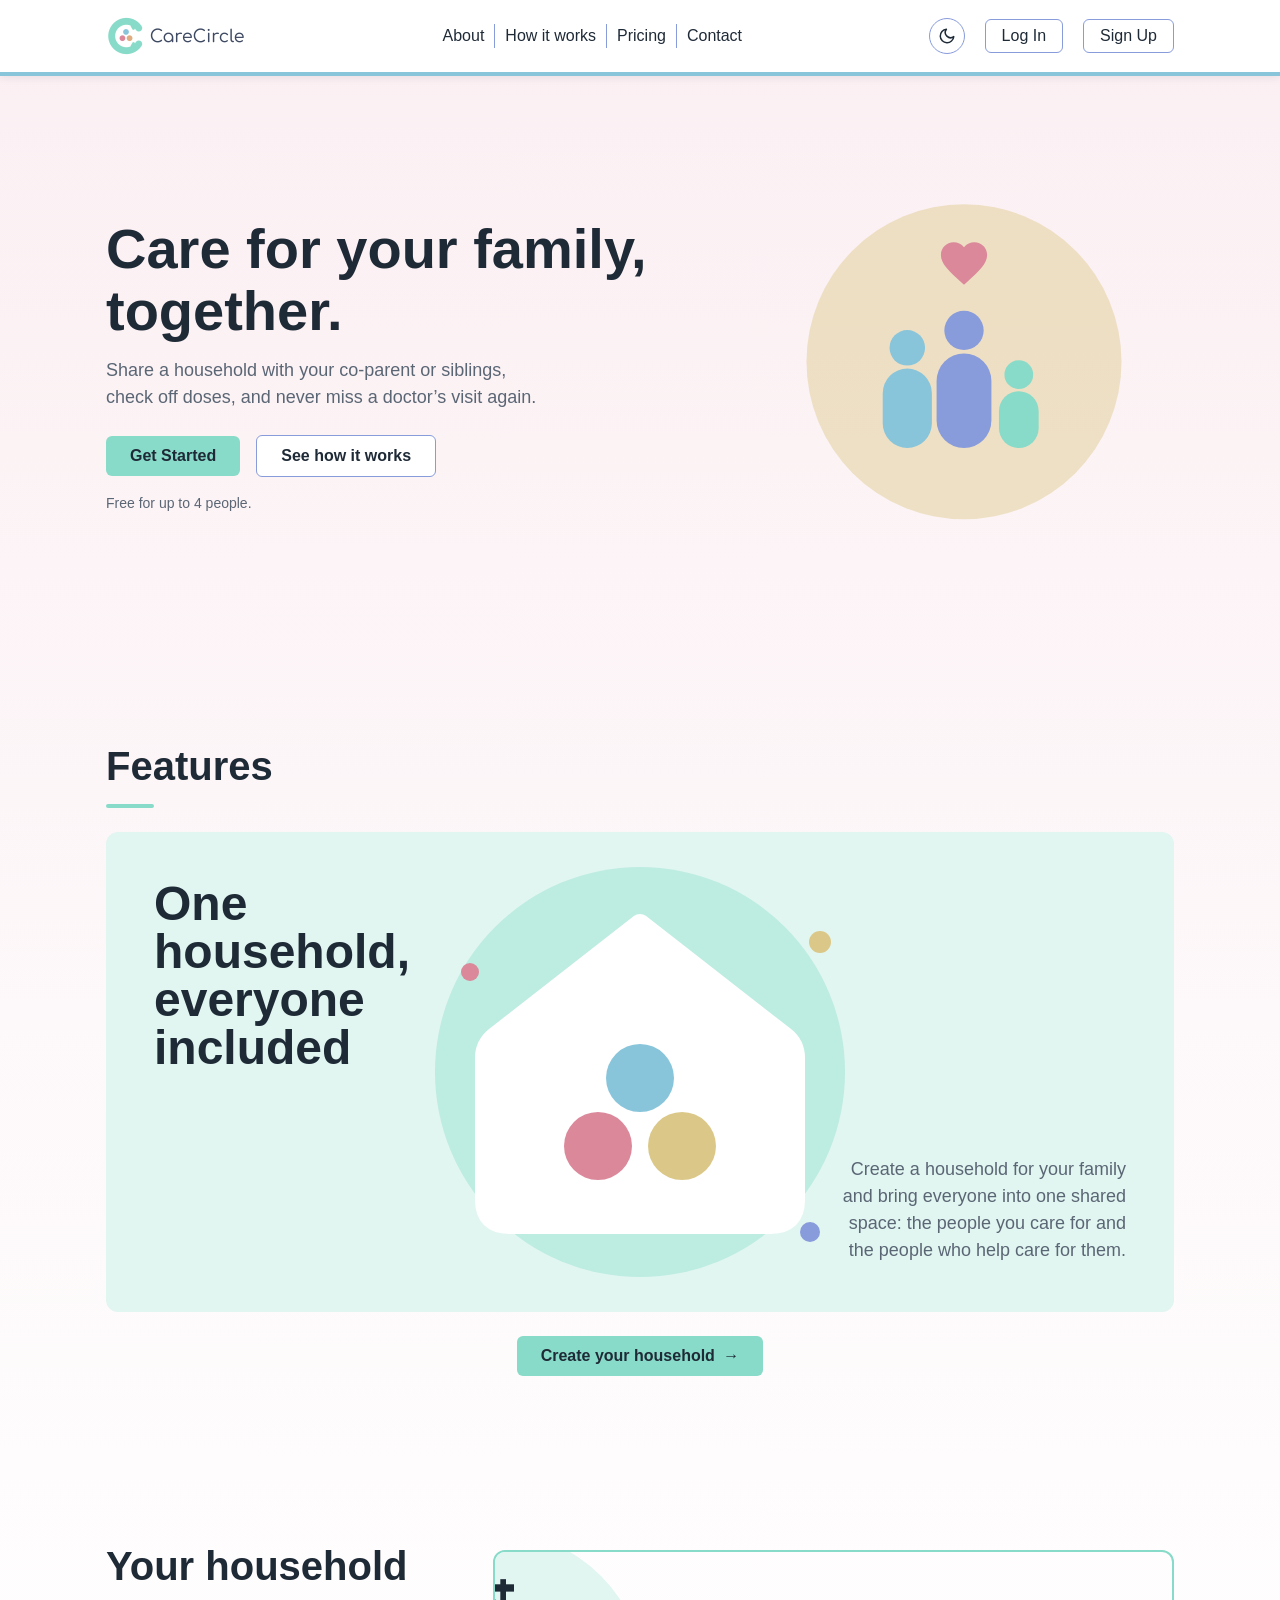
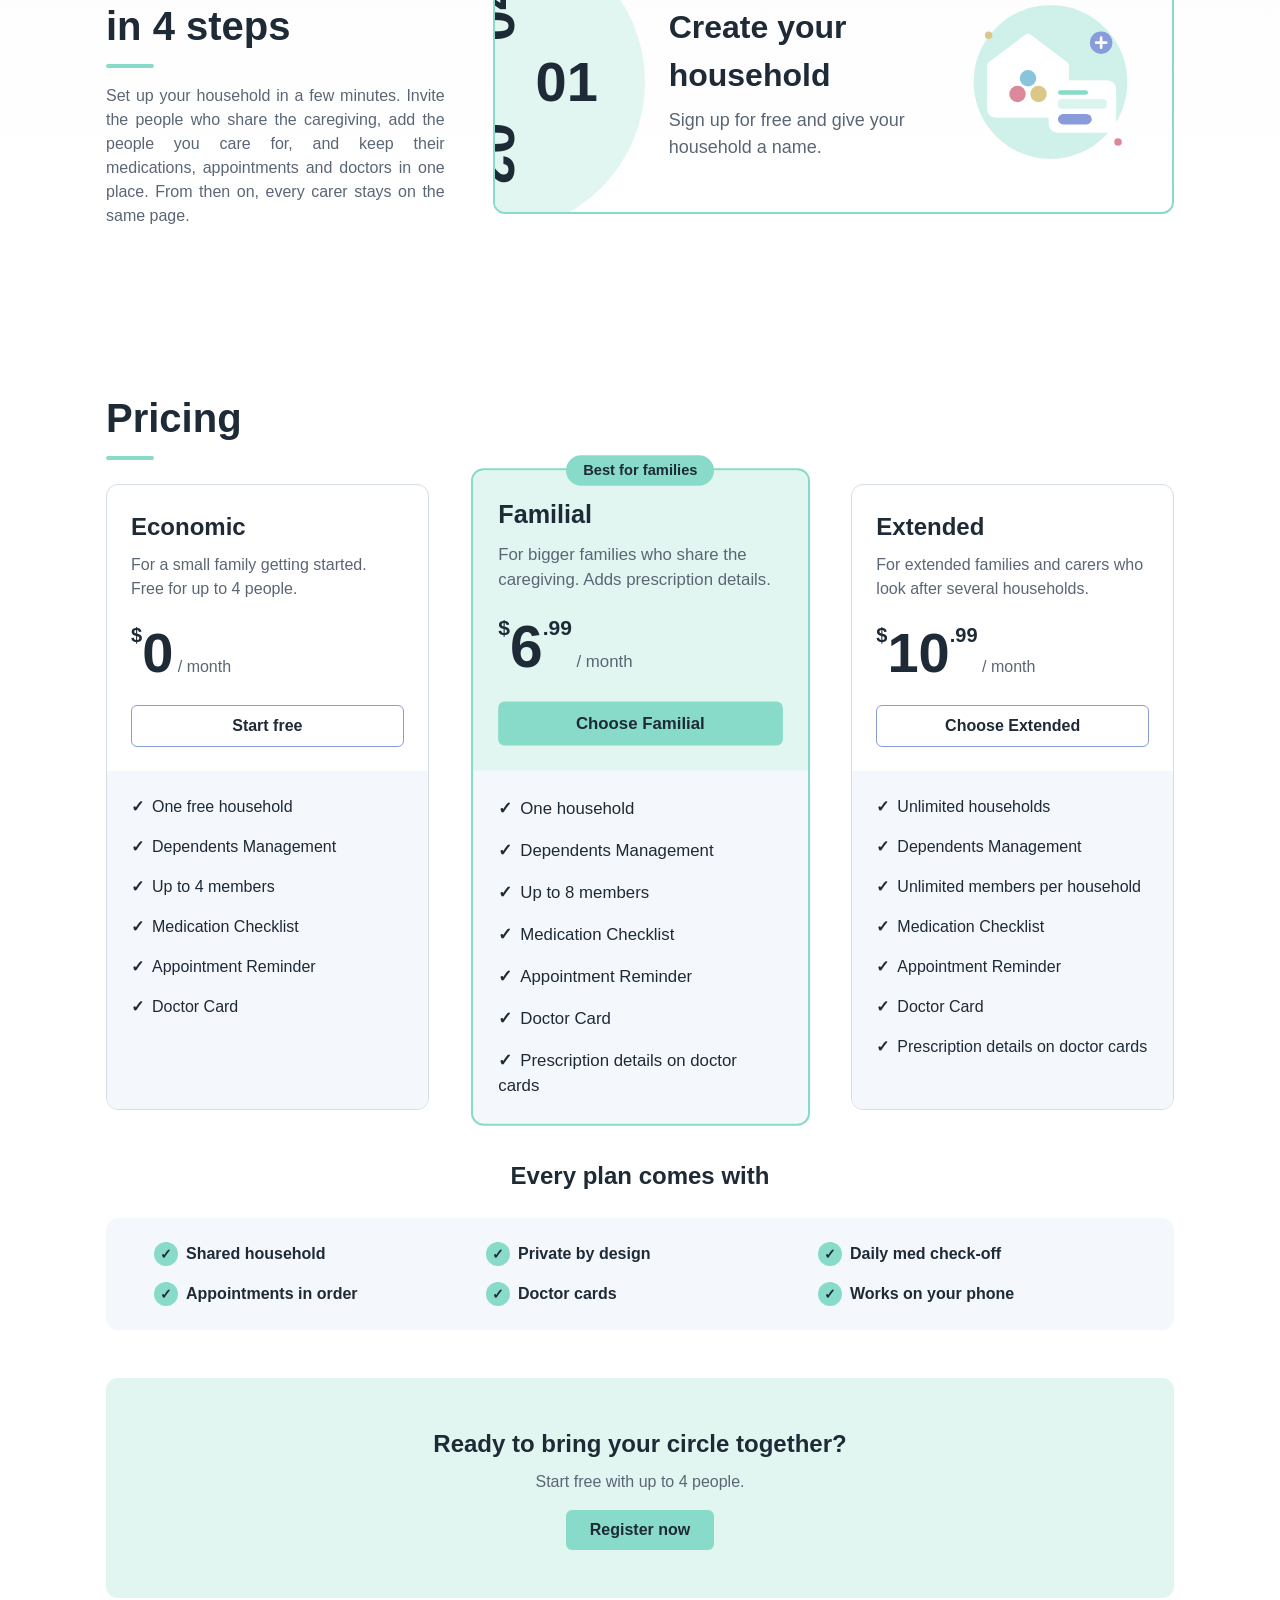
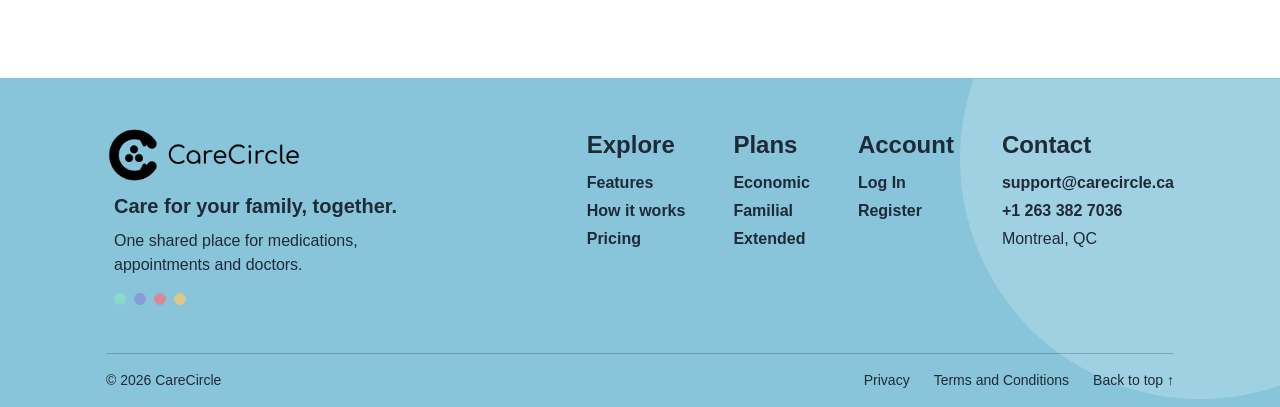
<file: public/index.html>
<!DOCTYPE html>
<html lang="en">
    <head>
        <meta charset="utf-8">
        <meta name="viewport" content="width=device-width, initial-scale=1, user-scalable=yes">
        <link href="css/style.css" rel="stylesheet">
        <link rel="icon" href="assets/carecircle-icon.png">

        <script src="js/theme.js" defer></script>
        <script src="js/main.js" defer></script>
        <title>CareCircle</title>
    </head>
    <body>
        <!-- Header -->
        <header class="header">
            <nav class="topbar container">
                <button type="button" class="menu-toggle" aria-expanded="false" aria-controls="nav-links" aria-label="Open menu">
                    <span class="bar"></span>
                    <span class="bar"></span>
                    <span class="bar"></span>
                </button>
                <a href="index.html" class="logo"><img src="assets/carecircle-logo.png" alt="CareCircle"></a>
                <ul class="nav-links" id="nav-links">
                    <li><a href="#about">About</a></li>
                    <li><a href="#tut">How it works</a></li>
                    <li><a href="#pricing">Pricing</a></li>
                    <li><a href="#contact">Contact</a></li>
                </ul>
                <div class="topButton">
                    <button type="button" class="theme-toggle" aria-label="Switch to dark mode">
                        <svg class="icon-moon" width="18" height="18" viewBox="0 0 24 24" fill="none" stroke="currentColor" stroke-width="2" stroke-linecap="round" stroke-linejoin="round" aria-hidden="true">
                            <path d="M21 12.8A9 9 0 1 1 11.2 3a7 7 0 0 0 9.8 9.8z"/>
                        </svg>
                        <svg class="icon-sun" width="18" height="18" viewBox="0 0 24 24" fill="none" stroke="currentColor" stroke-width="2" stroke-linecap="round" aria-hidden="true">
                            <circle cx="12" cy="12" r="4"/>
                            <path d="M12 2v2M12 20v2M4.9 4.9l1.4 1.4M17.7 17.7l1.4 1.4M2 12h2M20 12h2M4.9 19.1l1.4-1.4M17.7 6.3l1.4-1.4"/>
                        </svg>
                    </button>
                    <a href="login.html" class="btn-outline login-btn" aria-label="Log In">
                        <svg class="login-icon" width="20" height="20" viewBox="0 0 24 24" fill="none" stroke="currentColor" stroke-width="2" stroke-linecap="round" aria-hidden="true">
                            <circle cx="12" cy="8" r="4"/>
                            <path d="M4 20c1.5-4 4.5-6 8-6s6.5 2 8 6"/>
                        </svg>
                        <span class="login-text">Log In</span>
                    </a>
                    <a href="register.html" class="btn-outline">Sign Up</a>
                </div>
            </nav>
        </header>

        <main class="container">
            <!-- Hero -->
            <section id="hero">
                <div class="hero-text">
                    <h1>Care for your family, together.</h1>
                    <p>Share a household with your co-parent or siblings, check off doses, and never miss a doctor’s visit again.</p>
                    <div class="hero-actions">
                        <a href="register.html" class="btn">Get Started</a>
                        <a href="#tut" class="btn-ghost">See how it works</a>
                    </div>
                    <p class="hero-note">Free for up to 4 people.</p>
                </div>
                <img src="assets/hero-3-circle-of-care.svg" alt="" class="hero-art">
            </section>

            <!-- Features -->
            <section id="about">
                <h2>Features</h2>
                <div class="feature-slider">
                    <div class="feature-track">
                        <div class="feature-slide slide-1">
                            <h3>One household, everyone included</h3>
                            <p>Create a household for your family and bring everyone into one shared space: the people you care for and the people who help care for them.</p>
                        </div>
                        <div class="feature-slide slide-2">
                            <h3>Care together, not alone</h3>
                            <p>Invite co-parents, siblings or other caregivers as co-managers. Everyone sees the same up-to-date information without sharing a login</p>
                        </div>
                        <div class="feature-slide slide-3">
                            <h3>Everyone you care for</h3>
                            <p>Add your kids, your parents, or anyone who depends on you, each with their own profile inside the household.</p>
                        </div>
                        <div class="feature-slide slide-4">
                            <h3>Medications for the whole household</h3>
                            <p>Track each member’s meds and doses, and check them off each day so every manager knows what has been taken.</p>
                        </div>
                        <div class="feature-slide slide-5">
                            <h3>Appointments in one place</h3>
                            <p>Keep every member’s doctor visits and checkups on a shared household list, so nobody shows up on the wrong day.</p>
                        </div>
                        <div class="feature-slide slide-6">
                            <h3>Doctor and prescription cards</h3>
                            <p>Save each member’s doctors and prescription details so they’re ready when you call the pharmacy.</p>
                        </div>
                        <div class="feature-slide slide-7">
                            <h3>Free for most families</h3>
                            <p>One household with up to four people costs nothing. Upgrade only if your circle grows</p>
                        </div>
                    </div>
                </div>
                <div class="cta">
                    <a href="register.html" class="btn btn-arrow">Create your household <span aria-hidden="true">→</span></a>
                </div>
            </section>

            <!-- How it works -->
            <section id="tut">
                <div class="tut-intro">
                    <h2>Your household in 4 steps</h2>
                    <p>Set up your household in a few minutes. Invite the people who share the caregiving, add the people you care for, and keep their medications, appointments and doctors in one place. From then on, every carer stays on the same page.</p>
                </div>
                <div class="tut-card">
                    <div class="tut-wheel" aria-hidden="true">
                        <span>01</span>
                        <span>02</span>
                        <span>03</span>
                        <span>04</span>
                    </div>
                    <div class="tut-window">
                        <ol class="tut-track">
                            <li>
                                <h3>Create your household</h3>
                                <p>Sign up for free and give your household a name.</p>
                            </li>
                            <li>
                                <h3>Invite your co-managers</h3>
                                <p>Add the people who share the caregiving, such as a partner, siblings or a nanny, so everyone sees the same information.</p>
                            </li>
                            <li>
                                <h3>Add the people you care for</h3>
                                <p>Create a profile for each kid, parent or dependent, with their medications, doctors and appointments.</p>
                            </li>
                            <li>
                                <h3>Stay on top of it together</h3>
                                <p>Check off doses and see upcoming appointments from one shared dashboard, whoever is on duty that day.</p>
                            </li>
                            <!-- Repeat step 1 at the end so the loop restarts seamlessly -->
                            <li aria-hidden="true">
                                <h3>Create your household</h3>
                                <p>Sign up for free and give your household a name.</p>
                            </li>
                        </ol>
                    </div>
                </div>
            </section>

            <!-- Pricing -->
            <section id="pricing">
                <h2>Pricing</h2>
                <div id="pricebox">
                    <ul>
                        <li class="price-card">
                            <div class="price-top">
                                <h3>Economic</h3>
                                <p class="price-desc">For a small family getting started. Free for up to 4 people.</p>
                                <p class="price"><span class="currency">$</span><span class="amount">0</span> <span class="price-period">/ month</span></p>
                                <a href="register.html" class="price-btn">Start free</a>
                            </div>
                            <details class="price-details">
                                <summary>What's included</summary>
                                <ul class="price-features">
                                    <li>One free household</li>
                                    <li>Dependents Management</li>
                                    <li>Up to 4 members</li>
                                    <li>Medication Checklist</li>
                                    <li>Appointment Reminder</li>
                                    <li>Doctor Card</li>
                                </ul>
                            </details>
                        </li>
                        <li class="price-card featured">
                            <div class="price-top">
                                <h3>Familial <span class="badge">Best for families</span></h3>
                                <p class="price-desc">For bigger families who share the caregiving. Adds prescription details.</p>
                                <p class="price"><span class="currency">$</span><span class="amount">6</span><sup class="cents">.99</sup> <span class="price-period">/ month</span></p>
                                <a href="register.html" class="price-btn">Choose Familial</a>
                            </div>
                            <details class="price-details">
                                <summary>What's included</summary>
                                <ul class="price-features">
                                    <li>One household</li>
                                    <li>Dependents Management</li>
                                    <li>Up to 8 members</li>
                                    <li>Medication Checklist</li>
                                    <li>Appointment Reminder</li>
                                    <li>Doctor Card</li>
                                    <li>Prescription details on doctor cards</li>
                                </ul>
                            </details>
                        </li>
                        <li class="price-card">
                            <div class="price-top">
                                <h3>Extended</h3>
                                <p class="price-desc">For extended families and carers who look after several households.</p>
                                <p class="price"><span class="currency">$</span><span class="amount">10</span><sup class="cents">.99</sup> <span class="price-period">/ month</span></p>
                                <a href="register.html" class="price-btn">Choose Extended</a>
                            </div>
                            <details class="price-details">
                                <summary>What's included</summary>
                                <ul class="price-features">
                                    <li>Unlimited households</li>
                                    <li>Dependents Management</li>
                                    <li>Unlimited members per household</li>
                                    <li>Medication Checklist</li>
                                    <li>Appointment Reminder</li>
                                    <li>Doctor Card</li>
                                    <li>Prescription details on doctor cards</li>
                                </ul>
                            </details>
                        </li>
                    </ul>
                </div>
                <div class="included">
                    <h3>Every plan comes with</h3>
                    <ul class="included-list">
                        <li>Shared household</li>
                        <li>Private by design</li>
                        <li>Daily med check-off</li>
                        <li>Appointments in order</li>
                        <li>Doctor cards</li>
                        <li>Works on your phone</li>
                    </ul>
                </div>
                <div class="cta-banner">
                    <p class="cta-title">Ready to bring your circle together?</p>
                    <p class="cta-text">Start free with up to 4 people.</p>
                    <a href="register.html" class="btn">Register now</a>
                </div>
            </section>
        </main>

        <!-- Footer -->
        <footer class="footer">
            <div class="container">
                <div class="footer-top">
                    <div class="footer-brand">
                        <img src="assets/carecircle-logo-white.png" alt="CareCircle" class="footer-logo">
                        <p class="footer-motto">Care for your family, together.</p>
                        <p class="footer-about">One shared place for medications, appointments and doctors.</p>
                        <div class="footer-dots" aria-hidden="true">
                            <span></span><span></span><span></span><span></span>
                        </div>
                    </div>

                    <div class="footer-cols">
                        <div class="footer-col">
                            <h3>Explore</h3>
                            <ul>
                                <li><a href="#about">Features</a></li>
                                <li><a href="#tut">How it works</a></li>
                                <li><a href="#pricing">Pricing</a></li>
                            </ul>
                        </div>
                        <div class="footer-col">
                            <h3>Plans</h3>
                            <ul>
                                <li><a href="#pricing">Economic</a></li>
                                <li><a href="#pricing">Familial</a></li>
                                <li><a href="#pricing">Extended</a></li>
                            </ul>
                        </div>
                        <div class="footer-col">
                            <h3>Account</h3>
                            <ul>
                                <li><a href="login.html">Log In</a></li>
                                <li><a href="register.html">Register</a></li>
                            </ul>
                        </div>
                        <div class="footer-col" id="contact">
                            <h3>Contact</h3>
                            <ul>
                                <li><a href="mailto:support@carecircle.ca">support@carecircle.ca</a></li>
                                <li><a href="tel:+12633827036">+1 263 382 7036</a></li>
                                <li>Montreal, QC</li>
                            </ul>
                        </div>
                    </div>
                </div>

                <div class="footer-bottom">
                    <p>© 2026 CareCircle</p>
                    <div class="footer-legal">
                        <a href="#">Privacy</a>
                        <a href="#">Terms and Conditions</a>
                        <a href="#">Back to top ↑</a>
                    </div>
                </div>
            </div>
        </footer>

    </body>
</html>
</file>
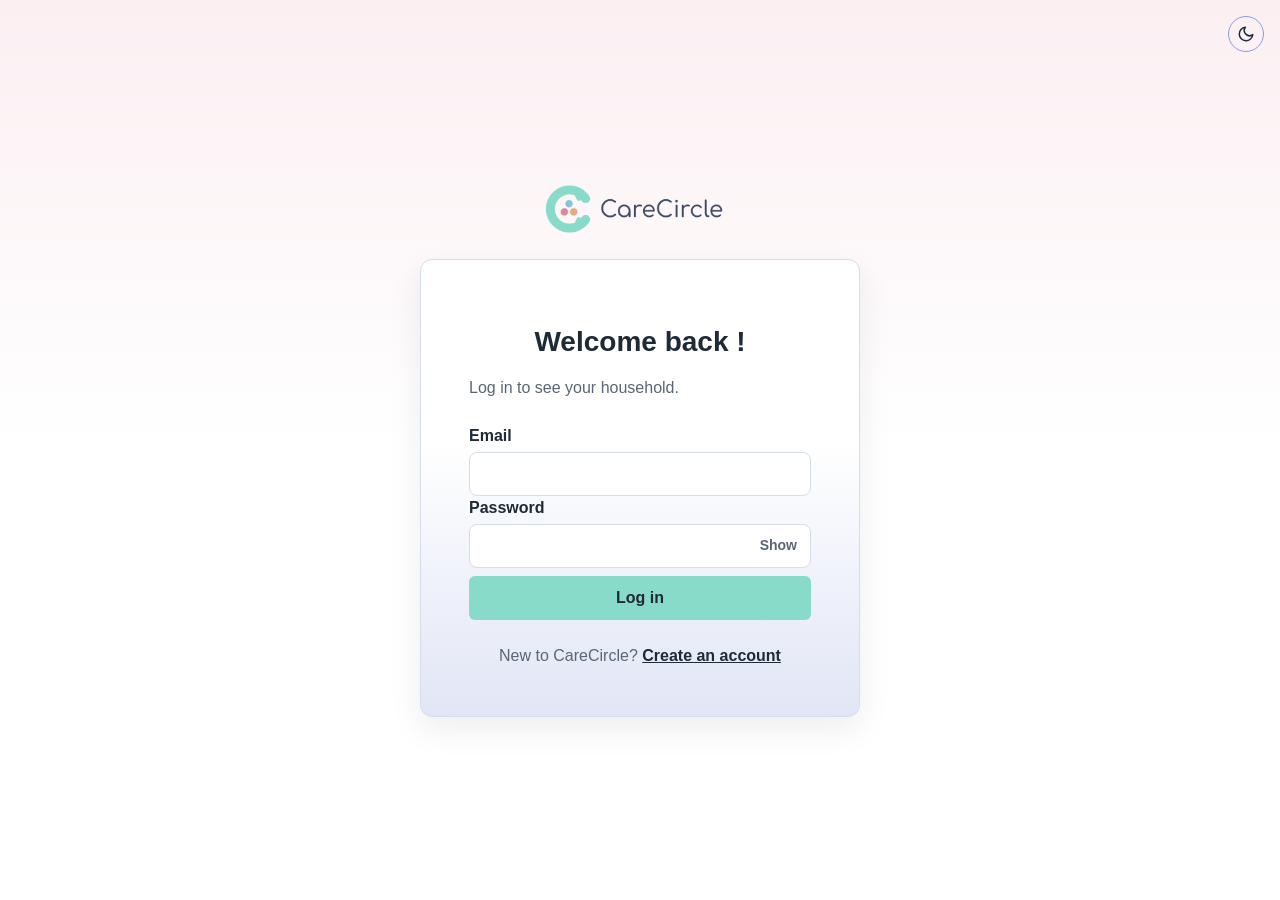
<file: public/login.html>
<!DOCTYPE html>
<html lang="en">
    <head>
        <meta charset="utf-8">
        <meta name="viewport" content="width=device-width, initial-scale=1">
        <title>Log in</title>
        <link rel="icon" href="assets/carecircle-icon.png">
        <link href="css/style.css" rel="stylesheet">
        <link href="css/auth.css" rel="stylesheet">
        <script src="js/theme.js" defer></script>
        <script src="js/auth.js" defer></script>
    </head>
    <body class="auth-page">
        <button type="button" class="theme-toggle auth-theme" aria-label="Switch to dark mode">
            <svg class="icon-moon" width="18" height="18" viewBox="0 0 24 24" fill="none" stroke="currentColor" stroke-width="2" stroke-linecap="round" stroke-linejoin="round" aria-hidden="true">
                <path d="M21 12.8A9 9 0 1 1 11.2 3a7 7 0 0 0 9.8 9.8z"/>
            </svg>
            <svg class="icon-sun" width="18" height="18" viewBox="0 0 24 24" fill="none" stroke="currentColor" stroke-width="2" stroke-linecap="round" aria-hidden="true">
                <circle cx="12" cy="12" r="4"/>
                <path d="M12 2v2M12 20v2M4.9 4.9l1.4 1.4M17.7 17.7l1.4 1.4M2 12h2M20 12h2M4.9 19.1l1.4-1.4M17.7 6.3l1.4-1.4"/>
            </svg>
        </button>

        <main class="auth-main">
            <a href="index.html" class="auth-logo">
                <img src="assets/carecircle-logo.png" alt="CareCircle home">
            </a>

            <section class="auth-card" aria-labelledby="login-title">
                <h1 id="login-title">Welcome back !</h1>
                <p class="auth-tagline">Log in to see your household.</p>

                <form id="login-form" class="auth-form" method="post">
                    <div class="field">
                        <label for="email">Email</label>
                        <input type="email" id="email" name="email"
                               autocomplete="email" required
                               aria-describedby="email-error">
                        <p class="field-error" id="email-error" aria-live="polite"></p>
                    </div>

                    <div class="field">
                        <label for="password">Password</label>
                        <div class="password-wrap">
                            <input type="password" id="password" name="password"
                                   autocomplete="current-password" required
                                   aria-describedby="password-error">
                            <button type="button" class="toggle-password"
                                    aria-controls="password" aria-pressed="false">Show</button>
                        </div>
                        <p class="field-error" id="password-error" aria-live="polite"></p>
                    </div>

                    <button type="submit" class="btn auth-submit">Log in</button>

                    <p class="form-status" id="form-status" role="status"></p>
                </form>

                <p class="auth-switch">New to CareCircle? <a href="register.html">Create an account</a></p>
            </section>
        </main>
    </body>
</html>
</file>
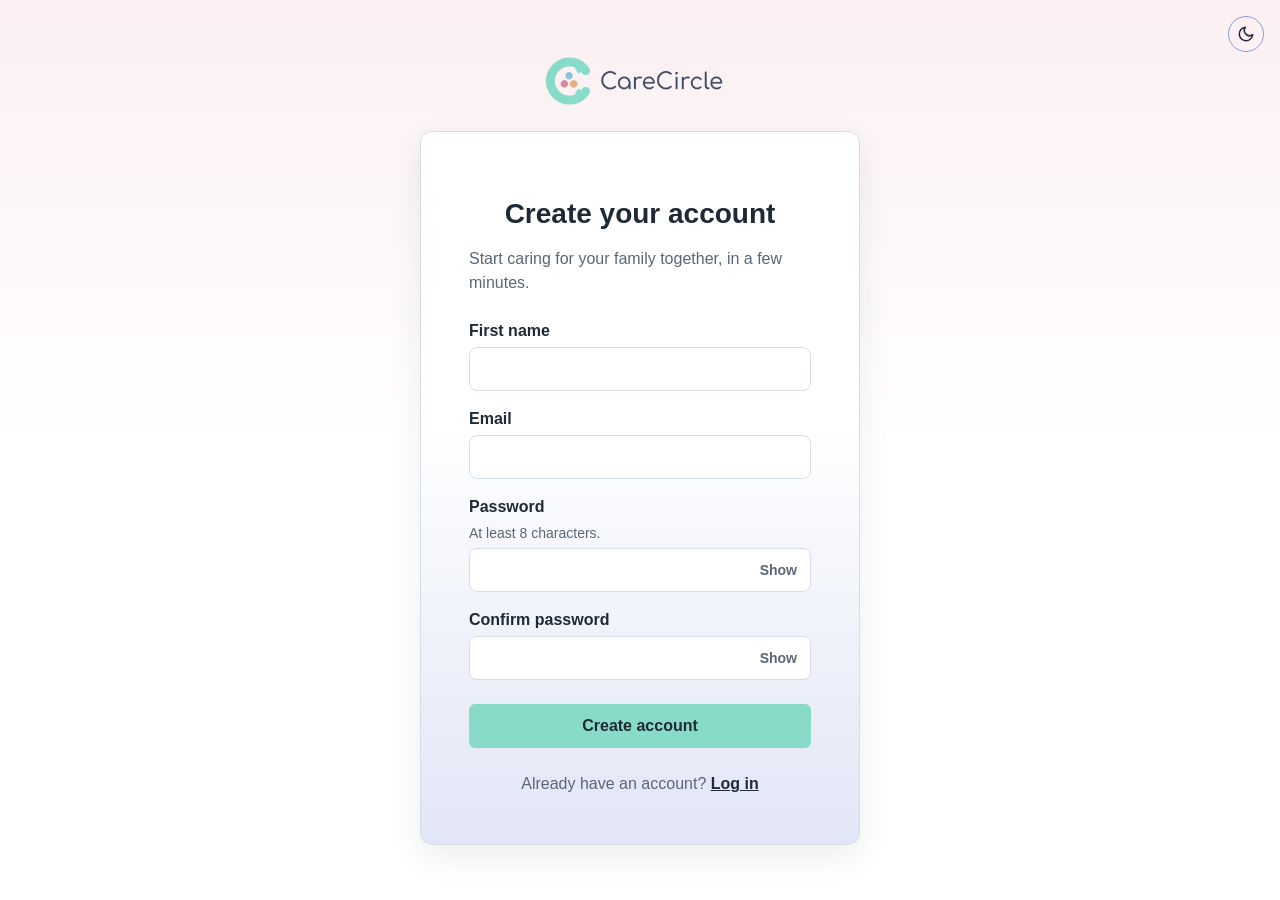
<file: public/register.html>
<!DOCTYPE html>
<html lang="en">
    <head>
        <meta charset="utf-8">
        <meta name="viewport" content="width=device-width, initial-scale=1">
        <title>Create your account</title>
        <link rel="icon" href="assets/carecircle-icon.png">
        <link href="css/style.css" rel="stylesheet">
        <link href="css/auth.css" rel="stylesheet">
        <script src="js/theme.js" defer></script>
        <script src="js/auth.js" defer></script>
    </head>
    <body class="auth-page">
        <button type="button" class="theme-toggle auth-theme" aria-label="Switch to dark mode">
            <svg class="icon-moon" width="18" height="18" viewBox="0 0 24 24" fill="none" stroke="currentColor" stroke-width="2" stroke-linecap="round" stroke-linejoin="round" aria-hidden="true">
                <path d="M21 12.8A9 9 0 1 1 11.2 3a7 7 0 0 0 9.8 9.8z"/>
            </svg>
            <svg class="icon-sun" width="18" height="18" viewBox="0 0 24 24" fill="none" stroke="currentColor" stroke-width="2" stroke-linecap="round" aria-hidden="true">
                <circle cx="12" cy="12" r="4"/>
                <path d="M12 2v2M12 20v2M4.9 4.9l1.4 1.4M17.7 17.7l1.4 1.4M2 12h2M20 12h2M4.9 19.1l1.4-1.4M17.7 6.3l1.4-1.4"/>
            </svg>
        </button>

        <main class="auth-main">
            <a href="index.html" class="auth-logo">
                <img src="assets/carecircle-logo.png" alt="CareCircle home">
            </a>

            <section class="auth-card" aria-labelledby="register-title">
                <h1 id="register-title">Create your account</h1>
                <p class="auth-tagline">Start caring for your family together, in a few minutes.</p>

                <form id="register-form" method="post">
                    <div class="field">
                        <label for="first-name">First name</label>
                        <input type="text" id="first-name" name="firstName" maxlength="50"
                               autocomplete="given-name" required
                               aria-describedby="first-name-error">
                        <p class="field-error" id="first-name-error" aria-live="polite"></p>
                    </div>

                    <div class="field">
                        <label for="email">Email</label>
                        <input type="email" id="email" name="email" maxlength="100"
                               autocomplete="email" required
                               aria-describedby="email-error">
                        <p class="field-error" id="email-error" aria-live="polite"></p>
                    </div>

                    <div class="field">
                        <label for="password">Password</label>
                        <p class="field-hint" id="password-rules">At least 8 characters.</p>
                        <div class="password-wrap">
                            <input type="password" id="password" name="password" maxlength="128"
                                   autocomplete="new-password" required minlength="8"
                                   aria-describedby="password-rules password-error">
                            <button type="button" class="toggle-password"
                                    aria-controls="password" aria-pressed="false">Show</button>
                        </div>
                        <p class="field-error" id="password-error" aria-live="polite"></p>
                    </div>

                    <div class="field">
                        <label for="confirm-password">Confirm password</label>
                        <div class="password-wrap">
                            <input type="password" id="confirm-password" name="confirmPassword" maxlength="128"
                                   autocomplete="new-password" required
                                   aria-describedby="confirm-password-error">
                            <button type="button" class="toggle-password"
                                    aria-controls="confirm-password" aria-pressed="false">Show</button>
                        </div>
                        <p class="field-error" id="confirm-password-error" aria-live="polite"></p>
                    </div>

                    <button type="submit" class="btn auth-submit">Create account</button>

                    <p class="form-status" id="form-status" role="status"></p>
                </form>

                <p class="auth-switch">Already have an account? <a href="login.html">Log in</a></p>
            </section>
        </main>
    </body>
</html>
</file>
<file: public/css/style.css>
/* Base */
/* Light mode colours */
:root {
    --bg-page: #FFFFFF;
    --bg-surface: #F4F7FB;
    --border: #D5DEE8;
    --text-primary: #1F2A37;
    --text-secondary: #5B6675;
    --text-on-accent: #1F2A37;

    /* Accents */
    --accent-mint: #88DBC8;
    --accent-sky: #88C5DB;
    --accent-periwinkle: #889BDB;
    --accent-rose: #DB889B;
    --accent-sand: #DBC888;

    /* Card colours */
    --card-mint: #E1F6F1;
    --card-sky: #E1F0F6;
    --card-periwinkle: #E1E6F6;
    --card-rose: #F6E1E6;
    --card-sand: #F6F1E1;
    --card-mint-text: #5B6675;
    --card-sky-text: #5B6675;
    --card-periwinkle-text: #5B6675;
    --card-rose-text: #5B6675;
    --card-sand-text: #5B6675;

    /* Other colours */
    --btn-primary-bg: var(--accent-mint);
    --btn-primary-text: var(--text-on-accent);
    --gradient-top: #FBEFF2;
    --footer-bg: var(--accent-sky);
    --footer-text: var(--text-primary);
    --footer-border: transparent;
    --footer-logo-filter: brightness(0);
    --footer-circle: rgba(255, 255, 255, 0.2);
    --footer-line: rgba(31, 42, 55, 0.25);
    --shadow-sm: rgba(31, 42, 55, 0.08);
    --shadow-md: rgba(31, 42, 55, 0.15);
    --price-band: var(--bg-surface);

    /* How it works step colours */
    --step1-border: var(--accent-mint);
    --step2-border: var(--accent-periwinkle);
    --step3-border: var(--accent-rose);
    --step4-border: var(--accent-sand);
    --step1-fill: transparent;
    --step2-fill: transparent;
    --step3-fill: transparent;
    --step4-fill: transparent;
    --step1-wheel: var(--card-mint);
    --step2-wheel: var(--card-periwinkle);
    --step3-wheel: var(--card-rose);
    --step4-wheel: var(--card-sand);

    --font-main: 'Segoe UI', Tahoma, Geneva, Verdana, sans-serif;

    --space-xs: 4px;
    --space-sm: 8px;
    --space-md: 16px;
    --space-lg: 24px;
    --space-xl: 48px;

    --radius: 12px;
    --max-width: 1100px;
    --space-section: 56px;
}

/* Dark mode colours */
:root[data-theme="dark"] {
    --bg-page: #121418;
    --bg-surface: var(--card-periwinkle);
    --border: #323A50;
    --text-primary: #E8ECF4;
    --text-secondary: #A3ABBF;
    --text-on-accent: #121418;

    --accent-mint: #84CDBC;
    --accent-sky: #84B9CD;
    --accent-periwinkle: #8495CD;
    --accent-rose: #CD8495;
    --accent-sand: #CDBC84;

    --card-mint: #24423B;
    --card-sky: #243A42;
    --card-periwinkle: #242B42;
    --card-rose: #42242B;
    --card-sand: #47301F;
    --card-mint-text: #B8EADF;
    --card-sky-text: #B8DDEA;
    --card-periwinkle-text: #B8C3EA;
    --card-rose-text: #EAB8C3;
    --card-sand-text: #EADFB8;

    --btn-primary-bg: var(--accent-mint);
    --btn-primary-text: var(--text-on-accent);
    --gradient-top: var(--bg-page);
    --footer-bg: var(--card-sky);
    --footer-text: var(--card-sky-text);
    --footer-border: var(--border);
    --footer-logo-filter: none;
    --footer-circle: rgba(255, 255, 255, 0.05);
    --footer-line: rgba(232, 236, 244, 0.2);
    --shadow-sm: rgba(0, 0, 0, 0.3);
    --shadow-md: rgba(0, 0, 0, 0.45);
    --price-band: rgba(0, 0, 0, 0.2);
    --step1-border: transparent;
    --step2-border: transparent;
    --step3-border: transparent;
    --step4-border: transparent;
    --step1-fill: var(--card-mint);
    --step2-fill: var(--card-periwinkle);
    --step3-fill: var(--card-rose);
    --step4-fill: var(--card-sand);
    --step1-wheel: var(--bg-page);
    --step2-wheel: var(--bg-page);
    --step3-wheel: var(--bg-page);
    --step4-wheel: var(--bg-page);
    --glow-mint: rgba(132, 205, 188, 0.14);
    --glow-periwinkle: rgba(132, 149, 205, 0.14);
    --card-glow-mint: rgba(132, 205, 188, 0.25);
    --card-glow-sky: rgba(132, 185, 205, 0.25);
    --card-glow-periwinkle: rgba(132, 149, 205, 0.25);
}

#contact {
    scroll-margin-top: 96px;
}

* {
    box-sizing: border-box;
}

body {
    margin: 0;
    font-family: var(--font-main);
    line-height: 1.5;
    color: var(--text-primary);
    background-color: var(--bg-page);
    background-image: linear-gradient(180deg, var(--gradient-top) 0%, var(--bg-page) 50%);
}

.container {
    max-width: var(--max-width);
    margin: 0 auto;
    padding: 0 var(--space-md);
}

/* Phone (default) */
/* Header */
.header {
    position: sticky;
    top: 0;
    z-index: 100;
    padding: var(--space-sm) 0;
    background-color: var(--bg-page);
    border-bottom: 4px solid var(--accent-sky);
    box-shadow: 0 2px 8px var(--shadow-sm);
}
.logo img {
    display: block;
    height: 32px;
}
.topbar {
    display: flex;
    justify-content: space-between;
    align-items: center;
    gap: 10px;
}
.topbar a {
    color: var(--text-primary);
    text-decoration: none;
}

/* Nav links (phone: dropdown) */
.nav-links {
    display: none;
    position: absolute;
    top: 100%;
    left: 0;
    right: 0;
    flex-direction: column;
    margin: 0;
    padding: var(--space-sm) var(--space-md) var(--space-md);
    list-style: none;
    background-color: var(--bg-page);
    box-shadow: 0 8px 16px var(--shadow-sm);
}
.nav-links.open {
    /* Show the menu when main.js adds the open class */
    display: flex;
}
.nav-links a {
    display: block;
    padding: var(--space-sm) 0;
    font-weight: 600;
}
.topButton {
    display: flex;
    align-items: center;
    gap: var(--space-sm);
    margin-left: auto;
}
.btn-outline {
    /* Allow transform (not on inline elements) */
    display: inline-block;
    border: 1px solid var(--accent-periwinkle);
    border-radius: 6px;
    padding: var(--space-xs) var(--space-sm);
    white-space: nowrap;
}
/* Log In icon (phone) */
.login-btn {
    display: flex;
    align-items: center;
    justify-content: center;
    width: 32px;
    height: 32px;
    padding: 0;
    border-radius: 50%;
}
.login-text {
    display: none;
}

/* Theme toggle */
.theme-toggle {
    display: flex;
    align-items: center;
    justify-content: center;
    width: 32px;
    height: 32px;
    padding: 0;
    border: 1px solid var(--accent-periwinkle);
    border-radius: 50%;
    background: none;
    color: var(--text-primary);
    cursor: pointer;
}
.icon-sun {
    display: none;
}
:root[data-theme="dark"] .icon-sun {
    display: block;
}
:root[data-theme="dark"] .icon-moon {
    display: none;
}

/* Menu button */
.menu-toggle {
    display: flex;
    flex-direction: column;
    justify-content: center;
    gap: 5px;
    width: 40px;
    height: 40px;
    padding: 0 9px;
    border: none;
    border-radius: 8px;
    background: none;
    cursor: pointer;
}
.menu-toggle:hover {
    background-color: var(--bg-surface);
}
.menu-toggle .bar {
    display: block;
    height: 2px;
    border-radius: 2px;
    background-color: var(--text-primary);
    transition: transform 0.25s ease, opacity 0.25s ease;
}
/* Move bars 7px (gap + bar) so they cross */
.menu-toggle[aria-expanded="true"] .bar:nth-child(1) {
    transform: translateY(7px) rotate(45deg);
}
.menu-toggle[aria-expanded="true"] .bar:nth-child(2) {
    opacity: 0;
}
.menu-toggle[aria-expanded="true"] .bar:nth-child(3) {
    transform: translateY(-7px) rotate(-45deg);
}

/* Very small phones */
@media (max-width: 359px) {
    .logo img {
        height: 24px;
    }
    .menu-toggle {
        width: 34px;
        padding: 0 7px;
    }
}

/* Sections */
main > section {
    padding: var(--space-section) 0;
    /* Stop a jump 20px from the top */
    scroll-margin-top: 20px;
}

/* Hero */
#hero {
    display: flex;
    flex-direction: column;
    align-items: center;
    gap: var(--space-lg);
}
.hero-text h1 {
    margin: 0 0 var(--space-md);
    font-size: 2.5rem;
    line-height: 1.1;
}
.hero-text > p {
    max-width: 45ch;
    margin: 0;
    font-size: 1.125rem;
    color: var(--text-secondary);
}
.hero-actions {
    display: flex;
    flex-wrap: wrap;
    align-items: center;
    gap: var(--space-md);
    margin-top: var(--space-lg);
}
/* Button hover */
.btn,
.btn-ghost,
.btn-outline,
.price-btn,
.theme-toggle {
    transition: transform 0.2s ease, box-shadow 0.2s ease;
}
.btn:hover,
.btn-ghost:hover,
.btn-outline:hover,
.price-btn:hover,
.theme-toggle:hover {
    transform: translateY(-3px);
    box-shadow: 0 6px 14px var(--shadow-md);
}

.btn-arrow span {
    display: inline-block;
    margin-left: var(--space-xs);
    transition: transform 0.2s ease;
}
.btn-arrow:hover span {
    transform: translateX(4px);
}
.btn-ghost {
    display: inline-block;
    padding: var(--space-sm) var(--space-lg);
    border: 1px solid var(--accent-periwinkle);
    border-radius: 6px;
    background-color: var(--bg-page);
    color: var(--text-primary);
    font-weight: bold;
    text-decoration: none;
}
/* Beat the .hero-text > p rule above */
.hero-text .hero-note {
    margin: var(--space-md) 0 0;
    font-size: 0.875rem;
    color: var(--text-secondary);
}
.hero-art {
    width: 100%;
    max-width: 300px;
    /* Show only the square middle of the SVG */
    aspect-ratio: 1 / 1;
    object-fit: cover;
}

#about {
    display: flex;
    flex-direction: column;
}

/* Features slider */
.feature-slider {
    overflow: hidden;
    border-radius: var(--radius);
    margin-bottom: var(--space-lg);
}
.feature-track {
    display: flex;
    animation: feature-slide 28s infinite;
}
.feature-slider:hover .feature-track {
    animation-play-state: paused;
}
.feature-slide {
    flex: 0 0 100%;
    display: flex;
    flex-direction: column;
    justify-content: flex-start;
    align-items: center;
    text-align: center;
    gap: var(--space-md);
    /* Leave room for the 120px picture + 16px gap + 16px margin */
    padding: var(--space-lg) var(--space-lg) 152px;
    background-color: var(--bg-page);
    background-size: auto 120px;
    background-position: center bottom 16px;
    background-repeat: no-repeat;
}
.feature-slide h3 {
    margin: 0;
    font-size: 2rem;
    font-weight: 700;
    line-height: 1;
    max-width: 9ch;
}
.feature-slide p {
    margin: 0;
    max-width: 30ch;
    font-size: 1rem;
    color: var(--text-secondary);
}

@keyframes feature-slide {
    0%, 12% { transform: translateX(0); }
    14.29%, 26.29% { transform: translateX(-100%); }
    28.57%, 40.57% { transform: translateX(-200%); }
    42.86%, 54.86% { transform: translateX(-300%); }
    57.14%, 69.14% { transform: translateX(-400%); }
    71.43%, 83.43% { transform: translateX(-500%); }
    85.71%, 100% { transform: translateX(-600%); }
}

/* Reduced motion */
@media (prefers-reduced-motion: reduce) {
    .feature-track {
        animation: none;
    }
    .feature-slider {
        overflow-x: auto;
    }
}

.slide-1 p, .slide-6 p { color: var(--card-mint-text); }
.slide-2 p, .slide-7 p { color: var(--card-periwinkle-text); }
.slide-3 p { color: var(--card-rose-text); }
.slide-4 p { color: var(--card-sand-text); }
.slide-5 p { color: var(--card-sky-text); }

/* Slide backgrounds */
.slide-1 { background-color: var(--card-mint); background-image: url("../assets/slides/slide-1.svg"); }
.slide-2 { background-color: var(--card-periwinkle); background-image: url("../assets/slides/slide-2.svg"); }
.slide-3 { background-color: var(--card-rose); background-image: url("../assets/slides/slide-3.svg"); }
.slide-4 { background-color: var(--card-sand); background-image: url("../assets/slides/slide-4.svg"); }
.slide-5 { background-color: var(--card-sky); background-image: url("../assets/slides/slide-5.svg"); }
.slide-6 { background-color: var(--card-mint); background-image: url("../assets/slides/slide-6.svg"); }
.slide-7 { background-color: var(--card-periwinkle); background-image: url("../assets/slides/slide-7.svg"); }

.btn {
    display: inline-block;
    background-color: var(--btn-primary-bg);
    color: var(--btn-primary-text);
    font-weight: bold;
    text-decoration: none;
    border-radius: 6px;
    padding: var(--space-sm) var(--space-lg);
}

/* How it works */
/* Section titles */
#about > h2,
#pricing > h2,
.tut-intro h2 {
    margin: 0 0 var(--space-lg);
    font-size: 2rem;
}
#about > h2::after,
#pricing > h2::after {
    content: "";
    display: block;
    width: 48px;
    height: 4px;
    margin-top: var(--space-sm);
    border-radius: 2px;
    background-color: var(--accent-mint);
}

.tut-intro {
    margin-bottom: var(--space-lg);
    text-align: center;
}
.tut-intro h2 {
    margin-bottom: var(--space-sm);
}
.tut-intro h2::after {
    content: "";
    display: block;
    width: 48px;
    height: 4px;
    margin: var(--space-sm) auto 0;
    border-radius: 2px;
    background-color: var(--accent-mint);
}
.tut-intro p {
    max-width: 40ch;
    margin: var(--space-md) auto 0;
    padding: var(--space-md);
    border-radius: var(--radius);
    background-color: var(--card-mint);
    color: var(--card-mint-text);
}

/* Wheel card */
.tut-card {
    position: relative;
    overflow: hidden;
    border: 2px solid var(--step1-border);
    border-radius: var(--radius);
    background-color: var(--step1-fill);
    animation: tut-card 16s infinite;
}
.tut-card:hover,
.tut-card:hover .tut-wheel,
.tut-card:hover .tut-wheel span,
.tut-card:hover .tut-track {
    animation-play-state: paused;
}

/* Half wheel */
.tut-wheel {
    /* Set the distance from the centre to each number */
    --num-r: 40px;
    position: absolute;
    left: -80px;
    bottom: 16px;
    width: 160px;
    height: 160px;
    border-radius: 50%;
    background-color: var(--step1-wheel);
    animation: tut-wheel 16s infinite;
}
.tut-wheel span {
    position: absolute;
    top: 50%;
    left: 50%;
    font-size: 2rem;
    font-weight: 700;
    line-height: 1;
    color: var(--text-primary);
    animation: tut-num 16s infinite;
}
.tut-wheel span:nth-child(1) { transform: translate(-50%, -50%) rotate(0deg) translateX(var(--num-r)); }
.tut-wheel span:nth-child(2) { transform: translate(-50%, -50%) rotate(90deg) translateX(var(--num-r)); }
.tut-wheel span:nth-child(3) { transform: translate(-50%, -50%) rotate(180deg) translateX(var(--num-r)); }
.tut-wheel span:nth-child(4) { transform: translate(-50%, -50%) rotate(270deg) translateX(var(--num-r)); }
/* Offset the fade so each number shows in its step */
.tut-wheel span:nth-child(2) { animation-delay: -12s; }
.tut-wheel span:nth-child(3) { animation-delay: -8s; }
.tut-wheel span:nth-child(4) { animation-delay: -4s; }

/* Steps */
.tut-window {
    height: 360px;
    overflow: hidden;
}
.tut-track {
    /* Fit 5 steps: the 4 steps + the copy of step 1 */
    height: 500%;
    margin: 0;
    padding: 0;
    list-style: none;
    animation: tut-text 16s infinite;
}
.tut-track li {
    height: 20%;
    display: flex;
    flex-direction: column;
    justify-content: center;
    padding: var(--space-md) var(--space-md) 180px;
    background-repeat: no-repeat;
    background-size: auto 160px;
    background-position: center bottom 12px;
}
.tut-track li:nth-child(1) { background-image: url("../assets/steps/step-1.svg"); }
.tut-track li:nth-child(2) { background-image: url("../assets/steps/step-2.svg"); }
.tut-track li:nth-child(3) { background-image: url("../assets/steps/step-3.svg"); }
.tut-track li:nth-child(4) { background-image: url("../assets/steps/step-4.svg"); }
.tut-track li:nth-child(5) { background-image: url("../assets/steps/step-1.svg"); }
.tut-track li:nth-child(1) p,
.tut-track li:nth-child(5) p { color: var(--card-mint-text); }
.tut-track li:nth-child(2) p { color: var(--card-periwinkle-text); }
.tut-track li:nth-child(3) p { color: var(--card-rose-text); }
.tut-track li:nth-child(4) p { color: var(--card-sand-text); }
.tut-track h3 {
    margin: 0 0 var(--space-sm);
    font-size: 1.5rem;
}
.tut-track p {
    margin: 0;
    font-size: 1rem;
    color: var(--text-secondary);
}

/* Loop every 16s: one step about every 4s */
/* End like the start, so the loop restarts seamlessly */
@keyframes tut-wheel {
    0%, 20% { transform: rotate(0deg); background-color: var(--step1-wheel); }
    25%, 45% { transform: rotate(-90deg); background-color: var(--step2-wheel); }
    50%, 70% { transform: rotate(-180deg); background-color: var(--step3-wheel); }
    75%, 95% { transform: rotate(-270deg); background-color: var(--step4-wheel); }
    100% { transform: rotate(-360deg); background-color: var(--step1-wheel); }
}
@keyframes tut-card {
    0%, 20% { border-color: var(--step1-border); background-color: var(--step1-fill); }
    25%, 45% { border-color: var(--step2-border); background-color: var(--step2-fill); }
    50%, 70% { border-color: var(--step3-border); background-color: var(--step3-fill); }
    75%, 95% { border-color: var(--step4-border); background-color: var(--step4-fill); }
    100% { border-color: var(--step1-border); background-color: var(--step1-fill); }
}
@keyframes tut-text {
    0%, 20% { transform: translateY(0); }
    25%, 45% { transform: translateY(-20%); }
    50%, 70% { transform: translateY(-40%); }
    75%, 95% { transform: translateY(-60%); }
    100% { transform: translateY(-80%); }
}
@keyframes tut-num {
    0%, 20% { opacity: 1; }
    25%, 95% { opacity: 0; }
    100% { opacity: 1; }
}

/* Dark mode extras */
/* Page background */
:root[data-theme="dark"] body {
    background-image:
        radial-gradient(900px 600px at 5% 100px, var(--glow-mint), transparent 70%),
        radial-gradient(900px 600px at 95% 100px, var(--glow-periwinkle), transparent 70%);
    background-repeat: no-repeat;
}
@media (max-width: 767px) {
    :root[data-theme="dark"] body {
        background-image:
            radial-gradient(320px 260px at 0% 40px, var(--glow-mint), transparent 70%),
            radial-gradient(320px 260px at 100% 40px, var(--glow-periwinkle), transparent 70%);
    }
}

:root[data-theme="dark"] .hero-art {
    content: url("../assets/hero-3-circle-of-care-dark.svg");
}

:root[data-theme="dark"] .logo img {
    content: url("../assets/carecircle-logo-light-text.png");
}

/* Hover glow */
:root[data-theme="dark"] .btn:hover {
    box-shadow: 0 6px 14px var(--shadow-md), 0 0 20px var(--card-glow-mint);
}
:root[data-theme="dark"] .btn-ghost:hover,
:root[data-theme="dark"] .btn-outline:hover,
:root[data-theme="dark"] .price-btn:hover,
:root[data-theme="dark"] .theme-toggle:hover {
    box-shadow: 0 6px 14px var(--shadow-md), 0 0 20px var(--card-glow-periwinkle);
}
:root[data-theme="dark"] .featured .price-btn:hover {
    box-shadow: 0 6px 14px var(--shadow-md), 0 0 20px var(--card-glow-mint);
}

/* Reduced motion (must come after the .tut rules) */
@media (prefers-reduced-motion: reduce) {
    .tut-card,
    .tut-wheel,
    .tut-wheel span,
    .tut-track {
        animation: none;
    }
    .tut-wheel span:not(:first-child),
    .tut-track li:nth-child(5) {
        display: none;
    }
    .tut-window {
        overflow-y: auto;
    }
}

#pricebox > ul {
    display: flex;
    flex-direction: column;
    list-style: none;
    gap: 20px;
    padding: 0;
}

/* Pricing cards */
.price-card {
    position: relative;
    display: flex;
    flex-direction: column;
    border: 1px solid var(--border);
    border-radius: var(--radius);
    background-color: var(--bg-page);
    transition: transform 0.2s ease, box-shadow 0.2s ease;
}
.price-card:hover {
    transform: translateY(-8px);
    box-shadow: 0 12px 24px var(--shadow-md);
}
/* Featured plan */
.price-card.featured {
    transform: scale(1.05);
    border: 2px solid var(--accent-mint);
}
/* Repeat the scale, since a second transform replaces it */
.price-card.featured:hover {
    transform: scale(1.05) translateY(-8px);
}

.price-top {
    padding: var(--space-lg);
    border-radius: var(--radius) var(--radius) 0 0;
}
.featured .price-top {
    background-color: var(--card-mint);
}
.featured .price-desc {
    color: var(--card-mint-text);
}
.price-top h3 {
    margin: 0;
    font-size: 1.5rem;
}
.price-desc {
    margin: var(--space-sm) 0 0;
    color: var(--text-secondary);
}
/* Price */
.price {
    margin: var(--space-lg) 0 0;
    line-height: 1;
}
.currency {
    vertical-align: top;
    font-size: 1.25rem;
    font-weight: 700;
}
.amount {
    font-size: 3.5rem;
    font-weight: 700;
}
.cents {
    vertical-align: top;
    font-size: 1.25rem;
    font-weight: 700;
}
.price-period {
    font-size: 1rem;
    color: var(--text-secondary);
}
.price-btn {
    display: block;
    margin-top: var(--space-lg);
    padding: var(--space-sm) var(--space-md);
    border: 1px solid var(--accent-periwinkle);
    border-radius: 6px;
    color: var(--text-primary);
    font-weight: 700;
    text-align: center;
    text-decoration: none;
}
.featured .price-btn {
    border-color: var(--btn-primary-bg);
    background-color: var(--btn-primary-bg);
    color: var(--btn-primary-text);
}

/* Feature list */
.price-details {
    flex: 1;
    border-radius: 0 0 var(--radius) var(--radius);
    background-color: var(--price-band);
}
.price-details summary {
    padding: var(--space-sm) var(--space-md);
    font-size: 0.875rem;
    font-weight: 600;
    cursor: pointer;
}
.price-features {
    display: flex;
    flex-direction: column;
    gap: var(--space-md);
    margin: 0;
    padding: var(--space-lg);
    list-style: none;
}
.price-features li::before {
    /* Check mark ✓ */
    content: "\2713";
    margin-right: var(--space-sm);
    font-weight: 700;
}
/* Badge */
.badge {
    position: absolute;
    top: 0;
    left: 50%;
    transform: translate(-50%, -50%);
    padding: var(--space-xs) var(--space-md);
    border-radius: 999px;
    background-color: var(--accent-mint);
    color: var(--text-on-accent);
    font-size: 0.875rem;
    font-weight: 700;
    white-space: nowrap;
}

.cta {
    display: flex;
    flex-wrap: wrap;
    justify-content: center;
    align-items: center;
    gap: 12px;
}

/* Dark mode pricing */
:root[data-theme="dark"] .price-card {
    border-color: transparent;
}
:root[data-theme="dark"] .price-card:hover {
    box-shadow: 0 12px 24px var(--shadow-md), 0 0 48px var(--glow-color);
}
:root[data-theme="dark"] #pricebox > ul > li:nth-child(1) { --glow-color: var(--card-glow-sky); }
:root[data-theme="dark"] #pricebox > ul > li:nth-child(2) { --glow-color: var(--card-glow-mint); }
:root[data-theme="dark"] #pricebox > ul > li:nth-child(3) { --glow-color: var(--card-glow-periwinkle); }
:root[data-theme="dark"] #pricebox > ul > li:nth-child(1) { background-color: var(--card-sky); }
:root[data-theme="dark"] #pricebox > ul > li:nth-child(2) { background-color: var(--card-mint); }
:root[data-theme="dark"] #pricebox > ul > li:nth-child(3) { background-color: var(--card-periwinkle); }
:root[data-theme="dark"] .price-top {
    background-color: transparent;
}
:root[data-theme="dark"] #pricebox > ul > li:nth-child(1) .price-desc { color: var(--card-sky-text); }
:root[data-theme="dark"] #pricebox > ul > li:nth-child(3) .price-desc { color: var(--card-periwinkle-text); }

/* Compact pricing on phone */
@media (max-width: 767px) {
    .price-card.featured,
    .price-card.featured:hover {
        transform: none;
    }
    .price-card.featured {
        background-color: var(--card-mint);
    }
    #pricebox > ul {
        gap: 12px;
    }
    .badge {
        position: static;
        transform: none;
        margin-left: var(--space-xs);
        padding: 2px var(--space-sm);
        font-size: 0.7rem;
        vertical-align: middle;
    }
    .price-top {
        display: grid;
        grid-template-columns: 1fr auto;
        align-items: baseline;
        column-gap: var(--space-sm);
        padding: var(--space-md);
    }
    .price-top h3 {
        font-size: 1.25rem;
    }
    .price {
        grid-column: 2;
        grid-row: 1;
        margin: 0;
    }
    .amount {
        font-size: 1.5rem;
    }
    .currency,
    .cents,
    .price-period {
        font-size: 0.875rem;
    }
    .price-desc,
    .price-btn {
        grid-column: 1 / -1;
    }
    .price-desc {
        margin-top: var(--space-xs);
        font-size: 0.875rem;
    }
    .price-btn {
        margin-top: var(--space-sm);
        padding: 6px var(--space-md);
    }
    .price-features {
        display: grid;
        grid-template-columns: 1fr 1fr;
        gap: var(--space-xs) var(--space-md);
        padding: 0 var(--space-md) var(--space-md);
        font-size: 0.8125rem;
    }
}

/* Included features */
.included {
    margin-top: var(--space-xl);
}
.included > h3 {
    margin: 0 0 var(--space-lg);
    font-size: 1.5rem;
    text-align: center;
}
.included-list {
    display: grid;
    grid-template-columns: repeat(2, 1fr);
    gap: var(--space-md) var(--space-lg);
    margin: 0;
    padding: var(--space-lg);
    list-style: none;
    border-radius: var(--radius);
    background-color: var(--bg-surface);
}
.included-list li {
    display: flex;
    align-items: center;
    gap: var(--space-sm);
    font-weight: 600;
}
.included-list li::before {
    /* Check mark ✓ */
    content: "\2713";
    flex-shrink: 0;
    display: flex;
    align-items: center;
    justify-content: center;
    width: 24px;
    height: 24px;
    border-radius: 50%;
    background-color: var(--accent-mint);
    color: var(--text-on-accent);
    font-size: 0.875rem;
}

/* Closing banner */
.cta-banner {
    display: flex;
    flex-direction: column;
    align-items: center;
    gap: var(--space-sm);
    margin-top: var(--space-xl);
    padding: var(--space-xl) var(--space-lg);
    border-radius: var(--radius);
    background-color: var(--card-mint);
    text-align: center;
}
.cta-title {
    margin: 0;
    font-size: 1.5rem;
    font-weight: 700;
}
.cta-text {
    margin: 0;
    color: var(--card-mint-text);
}
.cta-banner .btn {
    margin-top: var(--space-sm);
}

/* Footer */
.footer {
    position: relative;
    overflow: hidden;
    padding: var(--space-xl) 0 var(--space-md);
    border-top: 1px solid var(--footer-border);
    background-color: var(--footer-bg);
    color: var(--footer-text);
}
/* Background circle */
.footer::before {
    content: "";
    position: absolute;
    top: -160px;
    right: -160px;
    width: 480px;
    height: 480px;
    border-radius: 50%;
    background-color: var(--footer-circle);
}
.footer .container {
    position: relative;
}
.footer-top {
    display: flex;
    flex-direction: column;
    gap: var(--space-lg);
}
.footer-brand {
    display: flex;
    flex-direction: column;
    gap: var(--space-sm);
}
.footer-logo {
    align-self: flex-start;
    height: 56px;
    /* Turn the white logo black in light mode */
    filter: var(--footer-logo-filter);
}
.footer-motto {
    margin: 0;
    padding-left: 8px;
    font-size: 1.25rem;
    font-weight: 600;
}
.footer-about {
    max-width: 32ch;
    margin: 0;
    padding-left: 8px;
}
/* Palette dots */
.footer-dots {
    display: flex;
    gap: var(--space-sm);
    margin-top: var(--space-sm);
    padding-left: 8px;
}
.footer-dots span {
    width: 12px;
    height: 12px;
    border-radius: 50%;
}
.footer-dots span:nth-child(1) { background-color: var(--accent-mint); }
.footer-dots span:nth-child(2) { background-color: var(--accent-periwinkle); }
.footer-dots span:nth-child(3) { background-color: var(--accent-rose); }
.footer-dots span:nth-child(4) { background-color: var(--accent-sand); }
.footer-cols {
    display: flex;
    flex-direction: column;
    gap: var(--space-lg);
}
.footer-col h3 {
    margin: 0 0 var(--space-sm);
    font-size: 1.5rem;
}
.footer-col ul {
    display: flex;
    flex-direction: column;
    gap: var(--space-xs);
    margin: 0;
    padding: 0;
    list-style: none;
}
.footer a {
    color: var(--footer-text);
    font-weight: 600;
    text-decoration: none;
}
.footer a:hover {
    text-decoration: underline;
}
/* Footer bottom row */
.footer-bottom {
    display: flex;
    flex-wrap: wrap;
    justify-content: center;
    align-items: center;
    gap: var(--space-sm) var(--space-lg);
    margin-top: var(--space-xl);
    padding-top: var(--space-md);
    border-top: 1px solid var(--footer-line);
    font-size: 0.875rem;
}
.footer-bottom p {
    margin: 0;
}
.footer-legal {
    display: flex;
    gap: var(--space-lg);
}
.footer-legal a {
    font-weight: 400;
}


/* Computer */
@media (min-width: 768px) {
    :root {
        --space-section: 80px;
    }
    .header {
        padding: var(--space-md) 0;
    }
    /* Nav */
    .nav-links {
        display: flex;
        position: static;
        flex-direction: row;
        gap: 10px;
        padding: 0;
        background: none;
        box-shadow: none;
    }
    .nav-links a {
        padding: 0;
        font-weight: 400;
    }
    .nav-links li + li {
        border-left: 1px solid var(--accent-periwinkle);
        padding-left: 10px;
    }
    .logo img {
        height: 40px;
    }
    .menu-toggle {
        display: none;
    }
    .btn-outline {
        padding: var(--space-xs) var(--space-md);
    }
    .theme-toggle {
        width: 36px;
        height: 36px;
    }
    /* Log In */
    .login-btn {
        display: inline-block;
        width: auto;
        height: auto;
        padding: var(--space-xs) var(--space-md);
        border-radius: 6px;
    }
    .login-icon {
        display: none;
    }
    .login-text {
        display: inline;
    }
    .topButton {
        margin-left: 0;
    }
    .topButton {
        gap: 20px;
    }

    /* Hero */
    #hero {
        flex-direction: row;
        justify-content: space-between;
    }
    .hero-text {
        flex: 1;
    }
    .hero-text h1 {
        font-size: 3.5rem;
    }
    .hero-art {
        max-width: 420px;
    }

    .feature-slide {
        min-height: 480px;
        justify-content: space-between;
        align-items: stretch;
        text-align: left;
        gap: var(--space-lg);
        padding: var(--space-xl);
        background-size: contain;
        background-position: center;
    }
    .feature-slide h3 {
        font-size: 3rem;
    }
    .feature-slide p {
        align-self: flex-end;
        font-size: 1.125rem;
        text-align: right;
    }

    #about > h2,
    #pricing > h2,
    .tut-intro h2 {
        font-size: 2.5rem;
    }

    /* How it works */
    #tut {
        display: flex;
        align-items: center;
        gap: var(--space-xl);
    }
    .tut-intro {
        flex: 1;
        margin-bottom: 0;
        text-align: left;
    }
    .tut-intro h2::after {
        margin-left: 0;
    }
    .tut-intro p {
        margin-left: 0;
        padding: 0;
        background-color: transparent;
        color: var(--text-secondary);
        text-align: justify;
    }
    .tut-card {
        display: flex;
        flex: 2;
        flex-direction: row;
        align-items: center;
    }
    .tut-wheel {
        --num-r: 72px;
        position: relative;
        left: auto;
        bottom: auto;
        flex-shrink: 0;
        width: 300px;
        height: 300px;
        /* Use negative margins to stop the wheel stretching the card */
        margin: -20px 0 -20px -150px;
    }
    .tut-wheel span {
        font-size: 3.5rem;
    }
    .tut-window {
        flex: 1;
        height: 260px;
    }
    .tut-track li {
        justify-content: center;
        padding: var(--space-lg) 240px var(--space-lg) var(--space-lg);
        background-size: auto 180px;
        background-position: right 24px center;
    }
    .tut-track h3 {
        font-size: 2rem;
    }
    .tut-track p {
        font-size: 1.125rem;
    }

    #pricebox > ul {
        flex-direction: row;
        justify-content: center;
        gap: 50px;
    }
    #pricebox > ul > li {
        flex: 1 1 250px;
    }
    .price-details summary {
        display: none;
    }
    .included-list {
        grid-template-columns: repeat(3, 1fr);
        padding: var(--space-lg) var(--space-xl);
    }

    /* Footer */
    .footer-top {
        flex-direction: row;
        justify-content: space-between;
        align-items: flex-start;
        gap: var(--space-xl);
    }
    .footer-cols {
        flex-direction: row;
        gap: var(--space-xl);
    }
    .footer-bottom {
        justify-content: space-between;
    }
}
</file>
<file: public/css/auth.css>
:root {
    --error-text: #B5485F;
    --error-border: var(--accent-rose);
    --focus-ring: #4A5FB0;
    --submit-glow: rgba(136, 219, 200, 0.55);
}

/* Page layout */
.auth-main {
    display: flex;
    flex-direction: column;
    align-items: center;
    justify-content: center;
    gap: var(--space-lg);
    min-height: 100vh;
    padding: var(--space-xl) var(--space-md);
}
.auth-logo img {
    display: block;
    height: 52px;
}

/* Card */
.auth-card {
    width: 100%;
    max-width: 440px;
    padding: var(--space-lg);
    border: 1px solid var(--border);
    border-radius: var(--radius);
    background-color: var(--bg-page);
    background-image: linear-gradient(180deg, var(--bg-page) 40%, var(--card-periwinkle) 100%);
    box-shadow: 0 12px 32px var(--shadow-sm);
}
.auth-card h1 {
    margin: 1vw;
    font-size: 1.75rem;
    text-align: center;
}
.auth-tagline {
    margin: var(--space-xs) 0 var(--space-lg);
    color: var(--text-secondary);
}

/* Form */
#register-form {
    display: flex;
    flex-direction: column;
    gap: var(--space-md);
}
.field {
    display: flex;
    flex-direction: column;
    gap: var(--space-xs);
}
.field label {
    font-weight: 600;
}
.field-hint {
    margin: 0;
    font-size: 0.875rem;
    color: var(--text-secondary);
}

/* Inputs */
.field input {
    width: 100%;
    height: 44px;
    padding: 0 var(--space-md);
    border: 1px solid var(--border);
    border-radius: 8px;
    background-color: var(--bg-page);
    color: var(--text-primary);
    font: inherit;
    font-size: 1rem;
}
.field input:focus {
    outline: 3px solid var(--focus-ring);
    outline-offset: 1px;
}
.field input[aria-invalid="true"] {
    border: 2px solid var(--error-border);
}

/* Password field */
.password-wrap {
    position: relative;
}
.password-wrap input {
    padding-right: 72px;
}
.toggle-password {
    position: absolute;
    top: 50%;
    right: 6px;
    transform: translateY(-50%);
    height: 32px;
    padding: 0 var(--space-sm);
    border: none;
    border-radius: 6px;
    background: none;
    color: var(--text-secondary);
    font: inherit;
    font-size: 0.875rem;
    font-weight: 600;
    cursor: pointer;
}
.toggle-password:hover {
    background-color: var(--bg-surface);
}

/* Field errors (and error messages under the button) */
.field-error,
.form-status.is-error {
    margin: 0;
    font-size: 0.875rem;
    color: var(--error-text);
}
.field-error::before,
.form-status.is-error::before {
    /* Warning sign ⚠ */
    content: "\26A0";
    margin-right: var(--space-xs);
}
.field-error:empty {
    display: none;
}

/* Submit button */
.auth-submit {
    width: 100%;
    height: 44px;
    margin-top: var(--space-sm);
    border: none;
    font: inherit;
    font-weight: 700;
    cursor: pointer;
}
.auth-submit:hover {
    box-shadow: 0 6px 14px var(--shadow-md), 0 0 24px var(--submit-glow);
}
.auth-submit:disabled {
    opacity: 0.6;
    cursor: not-allowed;
    transform: none;
    box-shadow: none;
}

/* Form message */
.form-status {
    margin: 0;
    text-align: center;
    font-weight: 600;
}
.form-status:empty {
    display: none;
}
.form-status.is-error {
    text-align: left;
    font-weight: normal;
}

/* Log in / sign up link */
.auth-switch {
    margin: var(--space-lg) 0 0;
    text-align: center;
    color: var(--text-secondary);
}
.auth-switch a {
    color: var(--text-primary);
    font-weight: 700;
}

/* Keyboard focus */
.auth-page a:focus-visible,
.auth-page button:focus-visible {
    outline: 3px solid var(--focus-ring);
    outline-offset: 2px;
}

/* Theme toggle */
.auth-theme {
    position: fixed;
    top: var(--space-md);
    right: var(--space-md);
}

/* Dark mode */
:root[data-theme="dark"] {
    --error-text: var(--card-rose-text);
    --focus-ring: var(--accent-periwinkle);
    --submit-glow: rgba(132, 205, 188, 0.4);
}
:root[data-theme="dark"] .auth-logo img {
    content: url("../assets/carecircle-logo-light-text.png");
}
:root[data-theme="dark"] .auth-card {
    border-color: transparent;
    background-color: var(--card-periwinkle);
    background-image: linear-gradient(160deg, var(--card-periwinkle) 30%, var(--card-sky) 100%);
    box-shadow: none;
}
:root[data-theme="dark"] .auth-tagline,
:root[data-theme="dark"] .field-hint,
:root[data-theme="dark"] .auth-switch {
    color: var(--card-periwinkle-text);
}
:root[data-theme="dark"] .field input {
    border-color: var(--border);
}
/* Repeat the red border (the dark rule above wins otherwise) */
:root[data-theme="dark"] .field input[aria-invalid="true"] {
    border-color: var(--error-border);
}
:root[data-theme="dark"] .toggle-password {
    color: var(--card-periwinkle-text);
}
:root[data-theme="dark"] .toggle-password:hover {
    background-color: var(--card-periwinkle);
}

/* Computer */
@media (min-width: 768px) {
    .auth-card {
        padding: var(--space-xl);
    }
}
</file>
